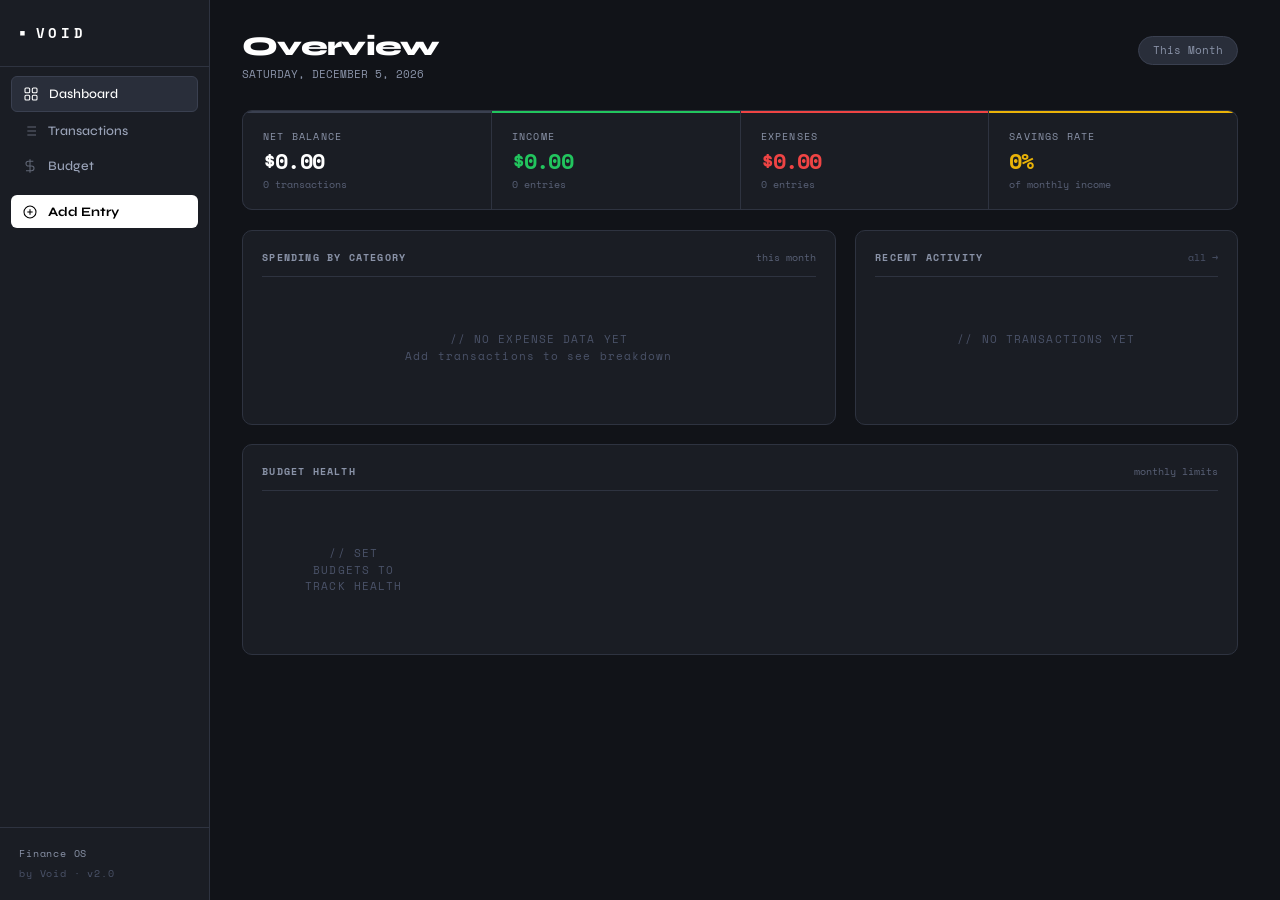
<file: index.html>
<!DOCTYPE html>
<html lang="en">
<head>
<meta charset="UTF-8"/>
<meta name="viewport" content="width=device-width,initial-scale=1.0"/>
<title>VOID — Finance OS</title>
<link href="https://fonts.googleapis.com/css2?family=Space+Mono:wght@400;700&family=Syne:wght@400;600;700;800&display=swap" rel="stylesheet"/>
<style>
*,*::before,*::after{box-sizing:border-box;margin:0;padding:0}
:root{
  --bg:#111318;--bg1:#1a1d24;--bg2:#21252f;--bg3:#292e3a;
  --border:#2e3340;--border2:#3a4050;--border3:#4a5268;
  --text:#f0f2f5;--muted:#8a93a8;--dim:#4a5268;
  --green:#22c55e;--green-bg:rgba(34,197,94,0.1);--green-bd:rgba(34,197,94,0.3);
  --red:#ef4444;--red-bg:rgba(239,68,68,0.1);--red-bd:rgba(239,68,68,0.3);
  --yellow:#eab308;
  --accent:#ffffff;
  --mono:'Space Mono',monospace;
  --sans:'Syne',sans-serif;
}
html,body{height:100%;overflow:hidden}
body{background:var(--bg);color:var(--text);font-family:var(--sans);font-size:14px;line-height:1.5;-webkit-font-smoothing:antialiased}

/* SHELL */
.shell{display:flex;height:100vh}

/* SIDEBAR */
.sidebar{width:210px;flex-shrink:0;background:var(--bg1);border-right:1px solid var(--border);display:flex;flex-direction:column}
.logo{display:flex;align-items:center;gap:10px;padding:1.4rem 1.2rem;border-bottom:1px solid var(--border)}
.logo-mark{font-size:18px;color:#fff;line-height:1}
.logo-word{font-family:var(--mono);font-size:14px;font-weight:700;letter-spacing:0.28em;color:#fff}
.sidenav{display:flex;flex-direction:column;gap:2px;padding:0.6rem 0.7rem;flex:1}
.nb{display:flex;align-items:center;gap:10px;padding:0.55rem 0.7rem;background:none;border:none;border-radius:6px;color:#9aa3b8;font-family:var(--sans);font-size:13px;font-weight:500;cursor:pointer;text-align:left;width:100%;transition:background .15s,color .15s}
.nb svg{flex-shrink:0;opacity:.55;transition:opacity .15s}
.nb:hover{background:var(--bg2);color:var(--text)}
.nb:hover svg{opacity:.9}
.nb.on{background:var(--bg3);color:#fff;border:1px solid var(--border2)}
.nb.on svg{opacity:1}
.nb.cta{background:#fff;color:#000;font-weight:700;margin-top:0.6rem;border:none!important}
.nb.cta svg{opacity:1;stroke:#000}
.nb.cta:hover{opacity:.88}
.sfoot{padding:1rem 1.2rem;border-top:1px solid var(--border)}
.sf{font-family:var(--mono);font-size:10px;letter-spacing:.08em;color:var(--muted);line-height:2}
.sf.d{color:var(--dim)}

/* CONTENT */
.content{flex:1;overflow-y:auto;background:var(--bg)}
.page{display:none;padding:2rem;max-width:1060px;animation:fu .2s ease}
.page.on{display:block}
@keyframes fu{from{opacity:0;transform:translateY(5px)}to{opacity:1;transform:none}}

/* PAGE HEADER */
.ph{display:flex;align-items:flex-start;justify-content:space-between;margin-bottom:1.75rem;gap:1rem;flex-wrap:wrap}
.ph h1{font-size:27px;font-weight:800;letter-spacing:-.025em;color:#fff;line-height:1.1}
.ph .sub{font-size:11px;color:var(--muted);margin-top:4px;font-family:var(--mono)}
.badge{background:var(--bg3);border:1px solid var(--border2);border-radius:100px;font-size:11px;font-family:var(--mono);color:var(--muted);padding:5px 14px;white-space:nowrap;margin-top:4px}

/* KPI ROW */
.kpis{display:grid;grid-template-columns:repeat(4,1fr);gap:1px;background:var(--border);border:1px solid var(--border);border-radius:10px;overflow:hidden;margin-bottom:1.2rem}
.kpi{background:var(--bg1);padding:1.1rem 1.25rem;display:flex;flex-direction:column;gap:3px;position:relative}
.kpi::before{content:'';position:absolute;top:0;left:0;right:0;height:2px;background:var(--border2)}
.kpi.g::before{background:var(--green)}
.kpi.r::before{background:var(--red)}
.kpi.y::before{background:var(--yellow)}
.kl{font-size:10px;font-family:var(--mono);letter-spacing:.12em;text-transform:uppercase;color:#8a93a8}
.kv{font-family:var(--mono);font-size:22px;font-weight:700;letter-spacing:-.035em;color:#fff;margin:3px 0 2px;line-height:1}
.kv.g{color:var(--green)}.kv.r{color:var(--red)}.kv.y{color:var(--yellow)}
.ks{font-size:10px;color:#5a6278;font-family:var(--mono)}

/* CARDS */
.card{background:var(--bg1);border:1px solid var(--border);border-radius:10px;padding:1.2rem;margin-bottom:1.2rem}
.ct{display:flex;align-items:center;justify-content:space-between;margin-bottom:.9rem;padding-bottom:.7rem;border-bottom:1px solid var(--border)}
.cttl{font-family:var(--mono);font-size:10px;letter-spacing:.12em;text-transform:uppercase;color:#8a93a8;font-weight:700}
.chint{font-size:10px;color:#5a6278;font-family:var(--mono)}
.clink{background:none;border:none;color:var(--dim);font-family:var(--mono);font-size:10px;cursor:pointer;padding:0;transition:color .15s}
.clink:hover{color:var(--text)}

/* DASH LAYOUT */
.drow{display:grid;grid-template-columns:1.55fr 1fr;gap:1.2rem;margin-bottom:1.2rem}
.drow .card{margin-bottom:0}

/* CATEGORY BARS */
.cbars{display:flex;flex-direction:column;gap:10px}
.brow{display:flex;flex-direction:column;gap:5px}
.bmeta{display:flex;justify-content:space-between}
.bname{font-size:12px;font-family:var(--mono);color:#9aa3b8}
.bamt{font-size:12px;font-family:var(--mono);color:#fff;font-weight:700}
.btrack{height:4px;background:var(--border2);border-radius:2px;overflow:hidden}
.bfill{height:100%;border-radius:2px;background:#fff;transition:width .6s cubic-bezier(.34,1.56,.64,1)}

/* BUDGET HEALTH */
.bhealth{display:grid;grid-template-columns:repeat(auto-fill,minmax(180px,1fr));gap:10px}
.bhcard{background:var(--bg2);border:1px solid var(--border);border-radius:8px;padding:.8rem .9rem;display:flex;flex-direction:column;gap:7px}
.bhtop{display:flex;justify-content:space-between;align-items:center}
.bhcat{font-size:12px;font-family:var(--mono);color:#fff}
.bhpct{font-size:11px;font-family:var(--mono)}
.bhpct.ok{color:var(--green)}.bhpct.warn{color:var(--yellow)}.bhpct.over{color:var(--red)}
.bhtrack{height:3px;background:var(--border2);border-radius:2px;overflow:hidden}
.bhbar{height:100%;border-radius:2px;transition:width .5s ease}
.bhbar.ok{background:var(--green)}.bhbar.warn{background:var(--yellow)}.bhbar.over{background:var(--red)}
.bhnums{font-size:10px;color:var(--dim);font-family:var(--mono)}

/* TX LIST */
.txlist{display:flex;flex-direction:column}
.txi{display:flex;align-items:center;gap:11px;padding:9px 0;border-bottom:1px solid var(--border)}
.txi:last-child{border-bottom:none}
.dot{width:7px;height:7px;border-radius:50%;flex-shrink:0}
.dot.income{background:var(--green);box-shadow:0 0 7px rgba(34,197,94,.5)}
.dot.expense{background:var(--red);box-shadow:0 0 7px rgba(239,68,68,.5)}
.tinfo{flex:1;min-width:0}
.tdesc{font-size:13px;font-weight:600;color:#fff;white-space:nowrap;overflow:hidden;text-overflow:ellipsis}
.tmeta{font-size:10px;color:#6272a4;font-family:var(--mono);margin-top:1px}
.tright{display:flex;align-items:center;gap:8px;flex-shrink:0}
.tamt{font-family:var(--mono);font-size:13px;font-weight:700}
.tamt.income{color:var(--green)}.tamt.expense{color:var(--red)}
.tdel{background:none;border:none;color:#4a5268;font-size:17px;cursor:pointer;padding:1px 5px;border-radius:4px;transition:color .15s,background .15s;line-height:1;display:none}
.txlist.lg .tdel{display:block}
.tdel:hover{color:var(--red);background:var(--red-bg)}
.empty{padding:2.5rem;text-align:center;font-family:var(--mono);font-size:11px;letter-spacing:.1em;color:#4a5268}

/* TWO COL */
.twocol{display:grid;grid-template-columns:1fr 1fr;gap:1.2rem}
.twocol .card{margin-bottom:0}

/* FORMS */
.form{display:flex;flex-direction:column;gap:1rem;margin-top:.6rem}
.field{display:flex;flex-direction:column;gap:6px}
.frow{display:grid;grid-template-columns:1fr 1fr;gap:12px}
.field label{font-size:10px;font-family:var(--mono);letter-spacing:.12em;text-transform:uppercase;color:#8a93a8}
.field input,.field select{background:var(--bg2);border:1.5px solid var(--border2);border-radius:6px;color:#fff;font-family:var(--mono);font-size:13px;padding:.58rem .75rem;outline:none;width:100%;transition:border-color .15s;-webkit-appearance:none;appearance:none}
.field input::placeholder{color:#5a6278}
.field input:focus,.field select:focus{border-color:#6272a4;box-shadow:0 0 0 3px rgba(98,114,164,0.15)}
.field select option{background:var(--bg2)}

/* TYPE TOGGLE */
.typeswitch{display:flex;background:var(--bg2);border:1px solid var(--border2);border-radius:8px;padding:3px;gap:3px}
.tbtn{flex:1;background:none;border:none;border-radius:5px;color:var(--muted);font-family:var(--mono);font-size:12px;font-weight:700;letter-spacing:.06em;padding:.48rem;cursor:pointer;transition:all .15s}
.tbtn.on{background:#fff;color:#000}

/* SUBMIT */
.sbtn{background:#fff;border:none;border-radius:6px;color:#000;font-family:var(--mono);font-size:12px;font-weight:700;letter-spacing:.08em;text-transform:uppercase;padding:.8rem;cursor:pointer;transition:opacity .15s,transform .1s;margin-top:.2rem;width:100%}
.sbtn:hover{opacity:.86}
.sbtn:active{transform:scale(.98)}

/* FEEDBACK */
.fb{font-family:var(--mono);font-size:11px;margin-top:.75rem;padding:.55rem .75rem;border-radius:5px;display:none}
.fb.ok{display:block;background:var(--green-bg);border:1px solid var(--green-bd);color:var(--green)}

/* BUDGET ITEMS */
.blist{display:flex;flex-direction:column;gap:6px}
.bitem{display:flex;align-items:center;justify-content:space-between;background:var(--bg2);border:1.5px solid var(--border2);border-radius:6px;padding:.58rem .75rem;font-family:var(--mono);font-size:12px;color:#c8d0e0}
.bdel{background:none;border:none;color:#5a6278;font-size:15px;cursor:pointer;padding:1px 6px;border-radius:4px;transition:color .15s,background .15s}
.bdel:hover{color:var(--red);background:var(--red-bg)}

/* GLANCE */
.glance{display:flex;flex-direction:column;gap:12px;margin-top:.5rem}
.grow{display:flex;justify-content:space-between;align-items:center;padding-bottom:10px;border-bottom:1px solid var(--border)}
.grow:last-child{border-bottom:none}
.glbl{font-size:12px;color:#8a93a8;font-family:var(--mono)}
.glval{font-family:var(--mono);font-size:14px;font-weight:700}
.glval.g{color:var(--green)}.glval.r{color:var(--red)}

/* FILTERS */
.fbar{display:flex;gap:8px;flex-wrap:wrap;align-items:center}
.fbar select{background:var(--bg2);border:1.5px solid var(--border2);border-radius:6px;color:#9aa3b8;font-family:var(--mono);font-size:11px;padding:5px 10px;outline:none;cursor:pointer;-webkit-appearance:none;appearance:none}

/* SCROLLBAR */
::-webkit-scrollbar{width:4px}
::-webkit-scrollbar-track{background:var(--bg)}
::-webkit-scrollbar-thumb{background:var(--border3);border-radius:2px}

@media(max-width:720px){
  .sidebar{width:58px}
  .nb span,.logo-word,.sfoot{display:none}
  .logo{justify-content:center;padding:1rem 0}
  .nb{justify-content:center;padding:.65rem}
  .nb.cta{border-radius:50%;width:38px;height:38px;padding:0;margin:.5rem auto}
  .kpis{grid-template-columns:1fr 1fr}
  .drow,.twocol{grid-template-columns:1fr}
  .page{padding:1rem}
}
</style>
</head>
<body>
<div class="shell">

  <aside class="sidebar">
    <div class="logo">
      <div class="logo-mark">▪</div>
      <div class="logo-word">VOID</div>
    </div>
    <nav class="sidenav">
      <button class="nb on" onclick="go('dashboard',this)">
        <svg width="16" height="16" fill="none" stroke="currentColor" stroke-width="1.6" viewBox="0 0 24 24"><rect x="3" y="3" width="7" height="7" rx="1.5"/><rect x="14" y="3" width="7" height="7" rx="1.5"/><rect x="3" y="14" width="7" height="7" rx="1.5"/><rect x="14" y="14" width="7" height="7" rx="1.5"/></svg>
        <span>Dashboard</span>
      </button>
      <button class="nb" onclick="go('transactions',this)">
        <svg width="16" height="16" fill="none" stroke="currentColor" stroke-width="1.6" viewBox="0 0 24 24"><path d="M8 6h13M8 12h13M8 18h13M3 6h.01M3 12h.01M3 18h.01"/></svg>
        <span>Transactions</span>
      </button>
      <button class="nb" onclick="go('budget',this)">
        <svg width="16" height="16" fill="none" stroke="currentColor" stroke-width="1.6" viewBox="0 0 24 24"><path d="M12 2v20M17 5H9.5a3.5 3.5 0 000 7h5a3.5 3.5 0 010 7H6"/></svg>
        <span>Budget</span>
      </button>
      <button class="nb cta" onclick="go('add',this)">
        <svg width="16" height="16" fill="none" stroke="currentColor" stroke-width="1.6" viewBox="0 0 24 24"><circle cx="12" cy="12" r="9"/><line x1="12" y1="8" x2="12" y2="16"/><line x1="8" y1="12" x2="16" y2="12"/></svg>
        <span>Add Entry</span>
      </button>
    </nav>
    <div class="sfoot">
      <div class="sf">Finance OS</div>
      <div class="sf d">by Void · v2.0</div>
    </div>
  </aside>

  <main class="content">

    <!-- DASHBOARD -->
    <section id="dashboard" class="page on">
      <div class="ph">
        <div><h1>Overview</h1><p class="sub" id="today-date"></p></div>
        <div class="badge">This Month</div>
      </div>
      <div class="kpis">
        <div class="kpi"><div class="kl">Net Balance</div><div class="kv" id="kv-bal">$0.00</div><div class="ks" id="ks-bal">0 transactions</div></div>
        <div class="kpi g"><div class="kl">Income</div><div class="kv g" id="kv-inc">$0.00</div><div class="ks" id="ks-inc">0 entries</div></div>
        <div class="kpi r"><div class="kl">Expenses</div><div class="kv r" id="kv-exp">$0.00</div><div class="ks" id="ks-exp">0 entries</div></div>
        <div class="kpi y"><div class="kl">Savings Rate</div><div class="kv y" id="kv-sav">0%</div><div class="ks">of monthly income</div></div>
      </div>
      <div class="drow">
        <div class="card">
          <div class="ct"><span class="cttl">Spending by Category</span><span class="chint">this month</span></div>
          <div class="cbars" id="cat-bars"></div>
        </div>
        <div class="card">
          <div class="ct"><span class="cttl">Recent Activity</span><button class="clink" onclick="go('transactions',document.querySelectorAll('.nb')[1])">all →</button></div>
          <div class="txlist" id="recent-tx"></div>
        </div>
      </div>
      <div class="card">
        <div class="ct"><span class="cttl">Budget Health</span><span class="chint">monthly limits</span></div>
        <div class="bhealth" id="budget-health"></div>
      </div>
    </section>

    <!-- TRANSACTIONS -->
    <section id="transactions" class="page">
      <div class="ph">
        <div><h1>Transactions</h1><p class="sub">Full history</p></div>
        <div class="fbar">
          <select id="f-type" onchange="renderTxPage()"><option value="all">All types</option><option value="income">Income</option><option value="expense">Expense</option></select>
          <select id="f-cat" onchange="renderTxPage()"><option value="all">All categories</option></select>
        </div>
      </div>
      <div class="card"><div class="txlist lg" id="all-tx"></div></div>
    </section>

    <!-- BUDGET -->
    <section id="budget" class="page">
      <div class="ph"><div><h1>Budget Manager</h1><p class="sub">Set monthly limits</p></div></div>
      <div class="twocol">
        <div class="card">
          <div class="ct"><span class="cttl">New Budget Limit</span></div>
          <form class="form" onsubmit="saveBudget(event)">
            <div class="field"><label>Category</label>
              <select id="b-cat"><option>Housing</option><option>Food</option><option>Transport</option><option>Entertainment</option><option>Health</option><option>Shopping</option><option>Utilities</option><option>Other</option></select>
            </div>
            <div class="field"><label>Monthly Limit ($)</label>
              <input type="number" id="b-amt" placeholder="500.00" min="1" step="0.01" required/>
            </div>
            <button type="submit" class="sbtn">Set Budget</button>
          </form>
        </div>
        <div class="card">
          <div class="ct"><span class="cttl">Active Limits</span></div>
          <div class="blist" id="b-list"></div>
        </div>
      </div>
    </section>

    <!-- ADD -->
    <section id="add" class="page">
      <div class="ph"><div><h1>Add Entry</h1><p class="sub">Log a transaction</p></div></div>
      <div class="twocol">
        <div class="card">
          <div class="typeswitch">
            <button type="button" class="tbtn on" onclick="setType('expense',this)">Expense</button>
            <button type="button" class="tbtn" onclick="setType('income',this)">Income</button>
          </div>
          <form class="form" onsubmit="addTx(event)">
            <div class="field"><label>Description</label>
              <input type="text" id="tx-desc" placeholder="e.g. Netflix subscription" required/>
            </div>
            <div class="field"><label>Amount ($)</label>
              <input type="number" id="tx-amt" placeholder="0.00" min="0.01" step="0.01" required/>
            </div>
            <div class="frow">
              <div class="field"><label>Category</label>
                <select id="tx-cat"><option>Housing</option><option>Food</option><option>Transport</option><option>Entertainment</option><option>Health</option><option>Shopping</option><option>Utilities</option><option>Salary</option><option>Freelance</option><option>Other</option></select>
              </div>
              <div class="field"><label>Date</label>
                <input type="date" id="tx-date" required/>
              </div>
            </div>
            <button type="submit" class="sbtn">Add Transaction</button>
          </form>
          <div class="fb" id="fb"></div>
        </div>
        <div class="card">
          <div class="ct"><span class="cttl">This Month at a Glance</span></div>
          <div class="glance" id="glance"></div>
        </div>
      </div>
    </section>

  </main>
</div>

<script>
let txs = JSON.parse(localStorage.getItem('void_txs')||'[]');
let budgets = JSON.parse(localStorage.getItem('void_budgets')||'{}');
let txType = 'expense';

const $ = id => document.getElementById(id);
const fmt = n => '$'+Math.abs(n).toLocaleString('en-US',{minimumFractionDigits:2,maximumFractionDigits:2});
const fmtDate = s => new Date(s+'T00:00:00').toLocaleDateString('en-US',{month:'short',day:'numeric',year:'numeric'});
const esc = s => s.replace(/&/g,'&amp;').replace(/</g,'&lt;').replace(/>/g,'&gt;');

document.addEventListener('DOMContentLoaded',()=>{
  const d=$('today-date');
  if(d) d.textContent=new Date().toLocaleDateString('en-US',{weekday:'long',year:'numeric',month:'long',day:'numeric'}).toUpperCase();
  const td=$('tx-date');
  if(td) td.value=new Date().toISOString().split('T')[0];
  renderAll();
  fillCatFilter();
});

function go(id,btn){
  document.querySelectorAll('.page').forEach(p=>p.classList.remove('on'));
  document.querySelectorAll('.nb').forEach(b=>b.classList.remove('on'));
  const p=document.getElementById(id);
  if(p) p.classList.add('on');
  if(btn) btn.classList.add('on');
  renderAll();
}

function setType(type,btn){
  txType=type;
  document.querySelectorAll('.tbtn').forEach(b=>b.classList.remove('on'));
  btn.classList.add('on');
}

function addTx(e){
  e.preventDefault();
  const desc=$('tx-desc').value.trim();
  const amt=parseFloat($('tx-amt').value);
  const cat=$('tx-cat').value;
  const date=$('tx-date').value;
  if(!desc||!amt||!date)return;
  txs.unshift({id:Date.now(),type:txType,desc,amount:amt,category:cat,date});
  save();renderAll();fillCatFilter();
  e.target.reset();
  $('tx-date').value=new Date().toISOString().split('T')[0];
  const fb=$('fb');
  fb.className='fb ok';fb.textContent='✓ Transaction added';
  setTimeout(()=>{fb.className='fb'},2200);
}

function delTx(id){
  txs=txs.filter(t=>t.id!==id);
  save();renderAll();
}

function saveBudget(e){
  e.preventDefault();
  const cat=$('b-cat').value;
  const amt=parseFloat($('b-amt').value);
  if(!cat||!amt)return;
  budgets[cat]=amt;save();renderAll();e.target.reset();
}

function delBudget(cat){
  delete budgets[cat];save();renderAll();
}

function save(){
  localStorage.setItem('void_txs',JSON.stringify(txs));
  localStorage.setItem('void_budgets',JSON.stringify(budgets));
}

function monthTxs(){
  const now=new Date();
  return txs.filter(t=>{const d=new Date(t.date+'T00:00:00');return d.getMonth()===now.getMonth()&&d.getFullYear()===now.getFullYear();});
}

function stats(){
  const mt=monthTxs();
  const inc=mt.filter(t=>t.type==='income').reduce((s,t)=>s+t.amount,0);
  const exp=mt.filter(t=>t.type==='expense').reduce((s,t)=>s+t.amount,0);
  const aInc=txs.filter(t=>t.type==='income').reduce((s,t)=>s+t.amount,0);
  const aExp=txs.filter(t=>t.type==='expense').reduce((s,t)=>s+t.amount,0);
  return{inc,exp,bal:aInc-aExp,sav:inc>0?Math.round(((inc-exp)/inc)*100):0,mt};
}

function catTotals(){
  const tot={};
  monthTxs().filter(t=>t.type==='expense').forEach(t=>{tot[t.category]=(tot[t.category]||0)+t.amount;});
  return Object.entries(tot).sort((a,b)=>b[1]-a[1]);
}

function renderAll(){
  renderKPIs();renderCatBars();renderRecent();renderBudgetHealth();renderBudgetList();renderTxPage();renderGlance();
}

function set(id,v){const e=$(id);if(e)e.textContent=v;}

function renderKPIs(){
  const{inc,exp,bal,sav,mt}=stats();
  set('kv-bal',(bal<0?'-':'')+fmt(bal));
  const bel=$('kv-bal');if(bel)bel.className='kv'+(bal<0?' r':'');
  set('kv-inc',fmt(inc));set('kv-exp',fmt(exp));set('kv-sav',sav+'%');
  set('ks-bal',txs.length+' transactions');
  set('ks-inc',mt.filter(t=>t.type==='income').length+' entries');
  set('ks-exp',mt.filter(t=>t.type==='expense').length+' entries');
}

function renderCatBars(){
  const el=$('cat-bars');if(!el)return;
  const cats=catTotals();
  if(!cats.length){el.innerHTML='<div class="empty">// NO EXPENSE DATA YET<br>Add transactions to see breakdown</div>';return;}
  const max=cats[0][1];
  el.innerHTML=cats.map(([cat,amt])=>`
    <div class="brow">
      <div class="bmeta"><span class="bname">${cat}</span><span class="bamt">${fmt(amt)}</span></div>
      <div class="btrack"><div class="bfill" style="width:${(amt/max*100).toFixed(1)}%"></div></div>
    </div>`).join('');
}

function renderRecent(){
  const el=$('recent-tx');if(!el)return;
  renderTxList(el,txs.slice(0,7),false);
}

function renderBudgetHealth(){
  const el=$('budget-health');if(!el)return;
  const entries=Object.entries(budgets);
  if(!entries.length){el.innerHTML='<div class="empty">// SET BUDGETS TO TRACK HEALTH</div>';return;}
  const spent={};
  monthTxs().filter(t=>t.type==='expense').forEach(t=>{spent[t.category]=(spent[t.category]||0)+t.amount;});
  el.innerHTML=entries.map(([cat,lim])=>{
    const s=spent[cat]||0;
    const pct=Math.min((s/lim)*100,100);
    const cls=pct>=100?'over':pct>=80?'warn':'ok';
    return`<div class="bhcard">
      <div class="bhtop"><span class="bhcat">${cat}</span><span class="bhpct ${cls}">${Math.round(pct)}%</span></div>
      <div class="bhtrack"><div class="bhbar ${cls}" style="width:${pct.toFixed(1)}%"></div></div>
      <div class="bhnums">${fmt(s)} of ${fmt(lim)}</div>
    </div>`;
  }).join('');
}

function renderBudgetList(){
  const el=$('b-list');if(!el)return;
  const entries=Object.entries(budgets);
  if(!entries.length){el.innerHTML='<div class="empty">// NO BUDGETS SET</div>';return;}
  el.innerHTML=entries.map(([cat,amt])=>`
    <div class="bitem">
      <span>${cat}</span><span>${fmt(amt)}/mo</span>
      <button class="bdel" onclick="delBudget('${cat}')">×</button>
    </div>`).join('');
}

function renderTxPage(){
  const el=$('all-tx');if(!el)return;
  const tf=$('f-type')?.value||'all';
  const cf=$('f-cat')?.value||'all';
  let f=txs;
  if(tf!=='all')f=f.filter(t=>t.type===tf);
  if(cf!=='all')f=f.filter(t=>t.category===cf);
  renderTxList(el,f,true);
}

function renderTxList(el,list,showDel){
  if(!list.length){el.innerHTML='<div class="empty">// NO TRANSACTIONS YET</div>';return;}
  el.innerHTML=list.map(t=>`
    <div class="txi">
      <div class="dot ${t.type}"></div>
      <div class="tinfo">
        <div class="tdesc">${esc(t.desc)}</div>
        <div class="tmeta">${t.category} · ${fmtDate(t.date)}</div>
      </div>
      <div class="tright">
        <span class="tamt ${t.type}">${t.type==='income'?'+':'-'}${fmt(t.amount)}</span>
        ${showDel?`<button class="tdel" onclick="delTx(${t.id})">×</button>`:''}
      </div>
    </div>`).join('');
}

function renderGlance(){
  const el=$('glance');if(!el)return;
  const{inc,exp,bal,sav}=stats();
  const net=inc-exp;
  el.innerHTML=`
    <div class="grow"><span class="glbl">Income this month</span><span class="glval g">${fmt(inc)}</span></div>
    <div class="grow"><span class="glbl">Expenses this month</span><span class="glval r">${fmt(exp)}</span></div>
    <div class="grow"><span class="glbl">Net this month</span><span class="glval ${net<0?'r':'g'}">${net<0?'-':''}${fmt(net)}</span></div>
    <div class="grow"><span class="glbl">Total balance</span><span class="glval ${bal<0?'r':''}">${bal<0?'-':''}${fmt(bal)}</span></div>
    <div class="grow"><span class="glbl">Savings rate</span><span class="glval">${sav}%</span></div>
    <div class="grow"><span class="glbl">Total transactions</span><span class="glval">${txs.length}</span></div>`;
}

function fillCatFilter(){
  const sel=$('f-cat');if(!sel)return;
  const cats=[...new Set(txs.map(t=>t.category))].sort();
  const cur=sel.value;
  sel.innerHTML='<option value="all">All categories</option>'+cats.map(c=>`<option value="${c}"${c===cur?' selected':''}>${c}</option>`).join('');
}
</script>
</body>
</html>
</file>
